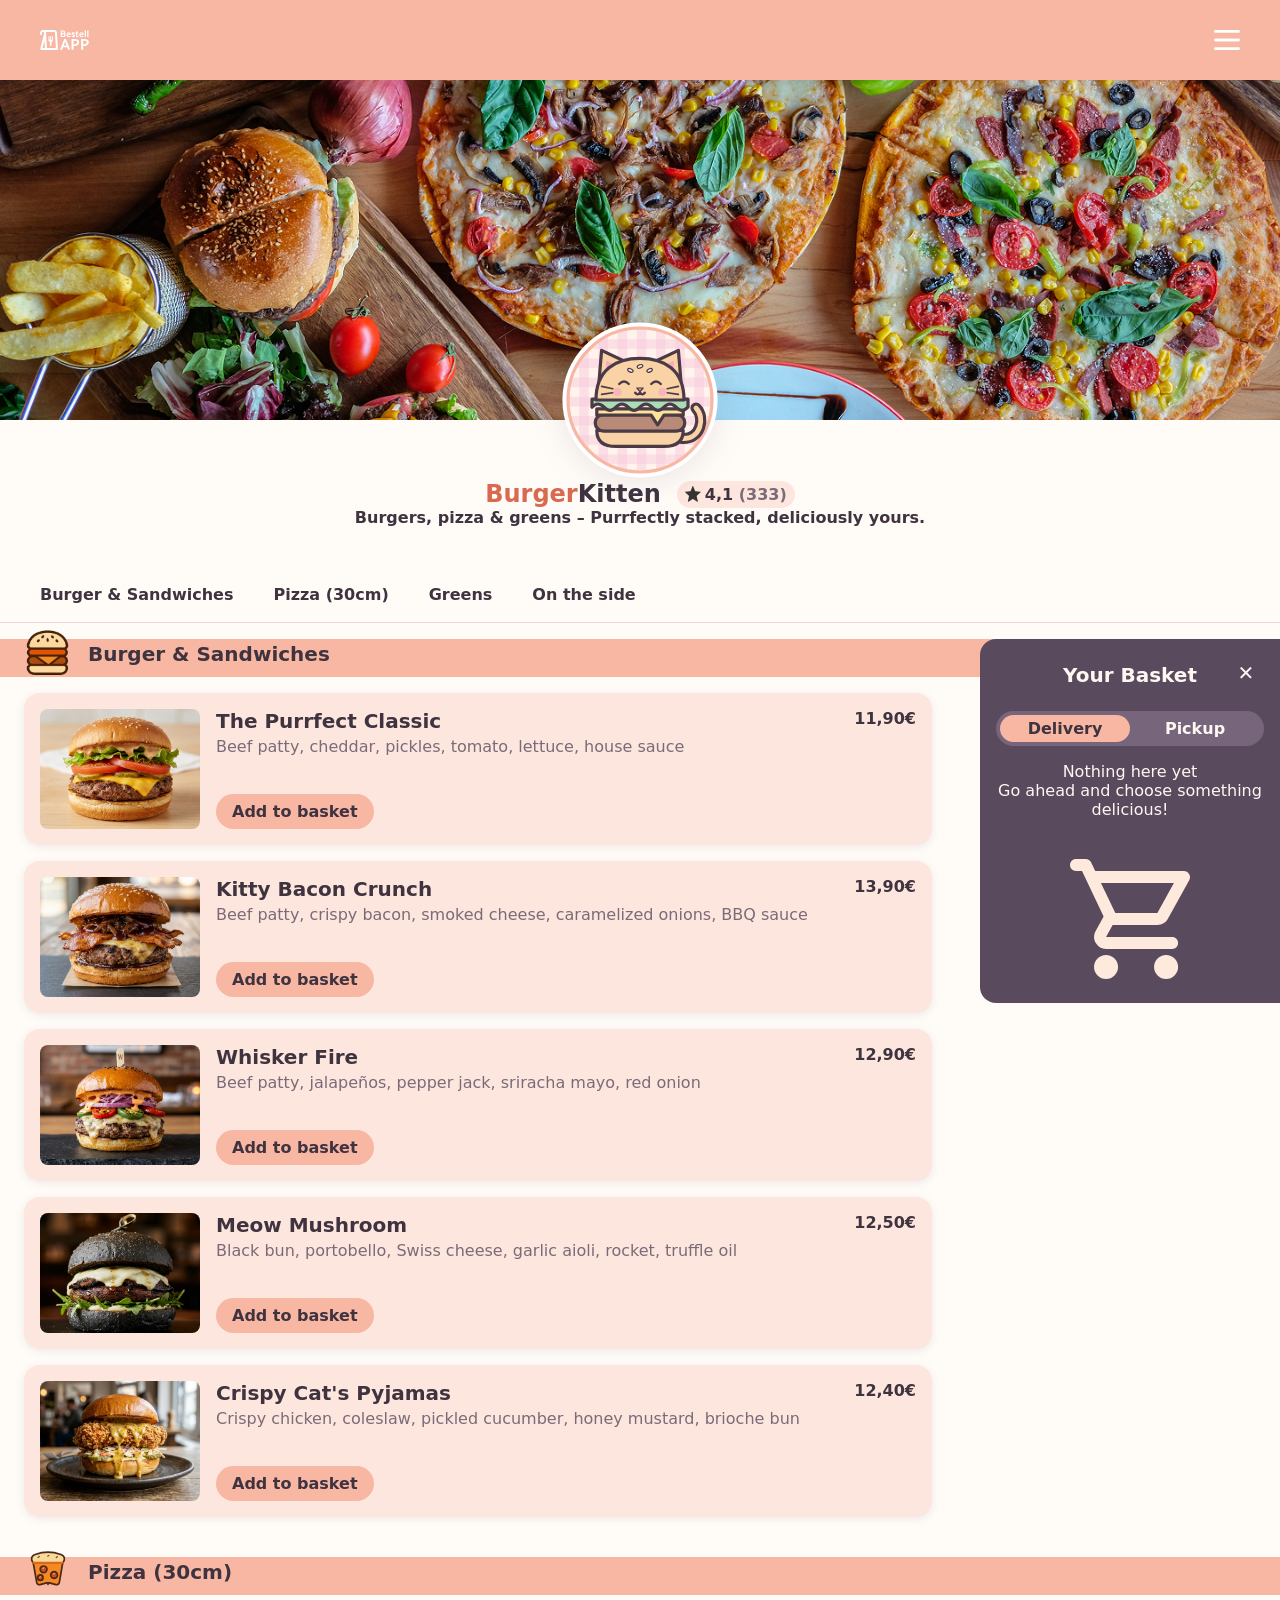
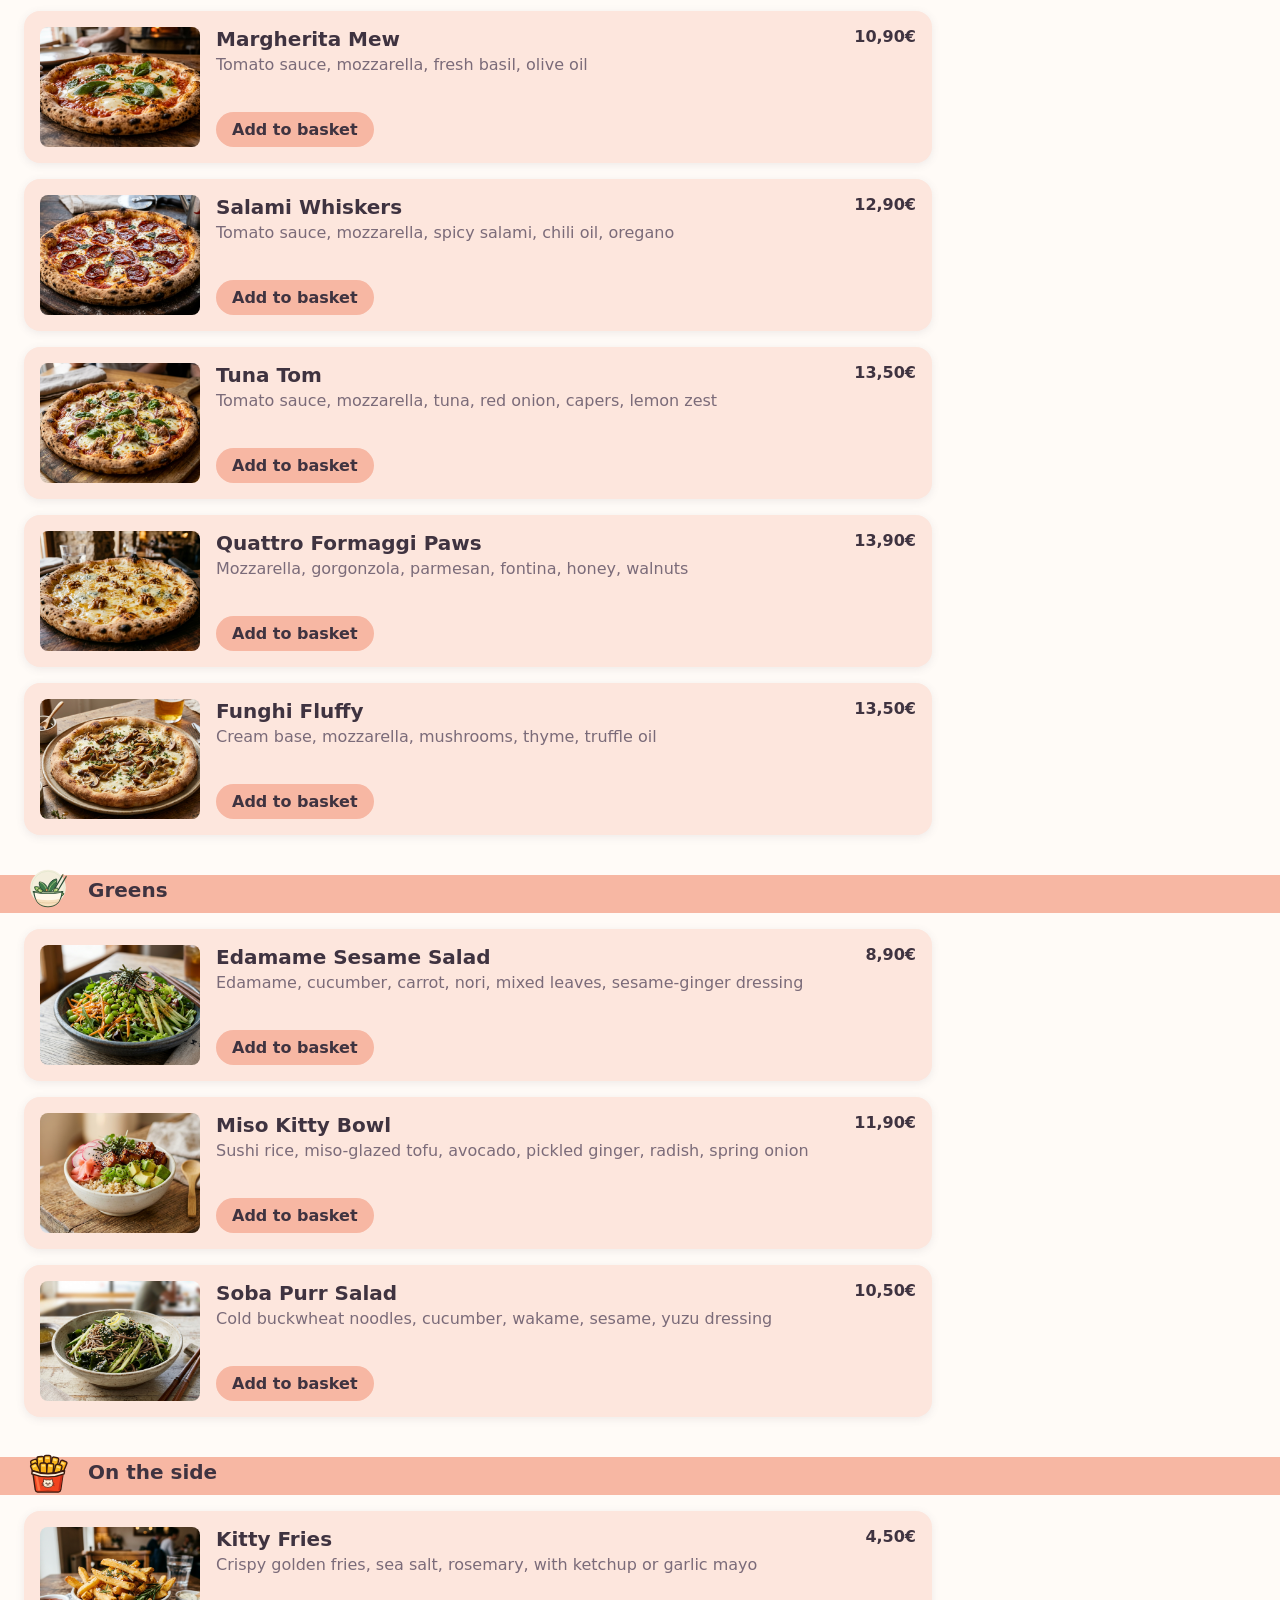
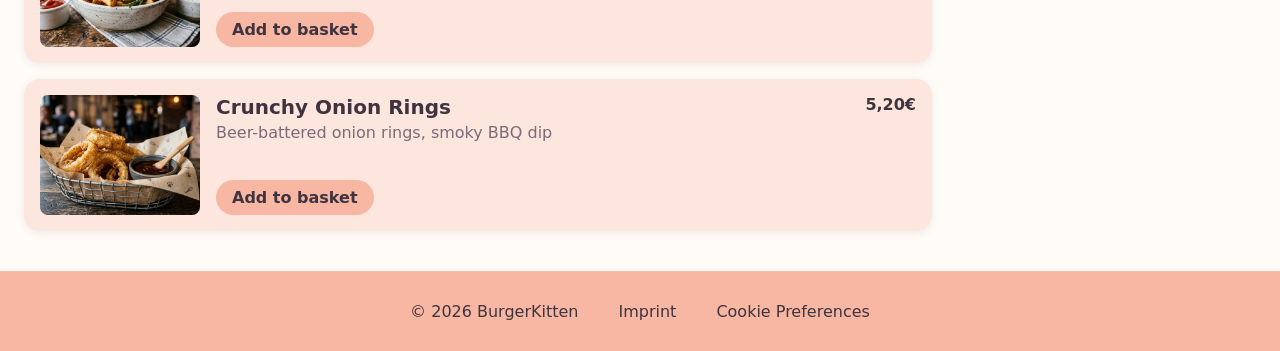
<file: index.html>
<!doctype html>
<html lang="en">
    <head>
        <meta charset="UTF-8" />
        <meta name="viewport" content="width=device-width, initial-scale=1.0" />
        <title>Bestell App</title>
        <link rel="icon" type="image/svg+xml" href="./assets/icon/page-logo.svg" />
        <link rel="stylesheet" href="./styles/root.css" />
        <link rel="stylesheet" href="./style.css" />
        <link rel="stylesheet" href="./styles/menu.css" />
        <link rel="stylesheet" href="./styles/navigation.css" />
        <link rel="stylesheet" href="./styles/basket.css" />
        <link rel="stylesheet" href="./styles/cards.css" />
        <link rel="stylesheet" href="./styles/dialog.css" />
        <link rel="stylesheet" href="./styles/footer.css" />
        <!-- responsive.css must stay last so its media queries win -->
        <link rel="stylesheet" href="./styles/responsive.css" />
        <script src="./scripts/db.js"></script>
        <script src="./scripts/templates.js"></script>
        <script src="./script.js" defer></script>
    </head>
    <body onload="init()">
        <header class="site-header">
            <img src="./assets/icon/site-logo.svg" alt="Website Icon" />
            <img src="./assets/icon/menu.svg" alt="Menu Icon" />
        </header>
        <main>
            <section class="hero-section"></section>
            <section class="title-section">
                <img
                    src="./assets/icon/logo-burgerkitten.svg"
                    alt="Logo Burgerkitten"
                />
                <div class="restaurant">
                    <div class="name-wrapper">
                        <h1><span class="name-accent">Burger</span>Kitten</h1>
                        <div class="stars">
                            <img src="./assets/icon/star.svg" alt="Star icon" />
                            <p>4,1 <span class="rating-count">(333)</span></p>
                        </div>
                    </div>
                    <p>
                        Burgers, pizza & greens – Purrfectly stacked,
                        deliciously yours.
                    </p>
                </div>
            </section>
            <nav id="navigation" class="navigation"></nav>
            <section class="menu-section">
                <div id="menu"></div>
                <div class="basket-column">
                    <section id="basket" class="basket"></section>
                </div>
            </section>
            <dialog id="finished_order_dialog" class="order-confirmed-dialog" onclick="closeOnBackdrop(event)">
                <button
                    class="dialog-close"
                    onclick="closeDialog()"
                    aria-label="Close"
                >
                    ✕
                </button>
                <img src="./assets/icon/delivery.svg" alt="Icon of driving truck">
                <h3>Order confirmed!</h3>
                <p>Your food is on the way, meow!</p>
            </dialog>
        </main>
        <footer class="mobile-footer">
            <a href="#" aria-label="Back to top"><img src="./assets/icon/home.svg" alt=""></a>
            <a href=""><img src="./assets/icon/person.svg" alt=""></a>
            <a href=""><img src="./assets/icon/takeout_dining.svg" alt=""></a>
            <button onclick="toggleBasket()" aria-label="Open basket">
                <img src="./assets/icon/shopping-cart.svg" alt="" />
                <span id="basket-count" class="basket-badge">0</span>
            </button>
        </footer>
        <footer class="site-footer">
            <a href="">© 2026 BurgerKitten</a>
            <a href="./imprint.html">Imprint</a>
            <a href="">Cookie Preferences</a>
        </footer>
    </body>
</html>
</file>
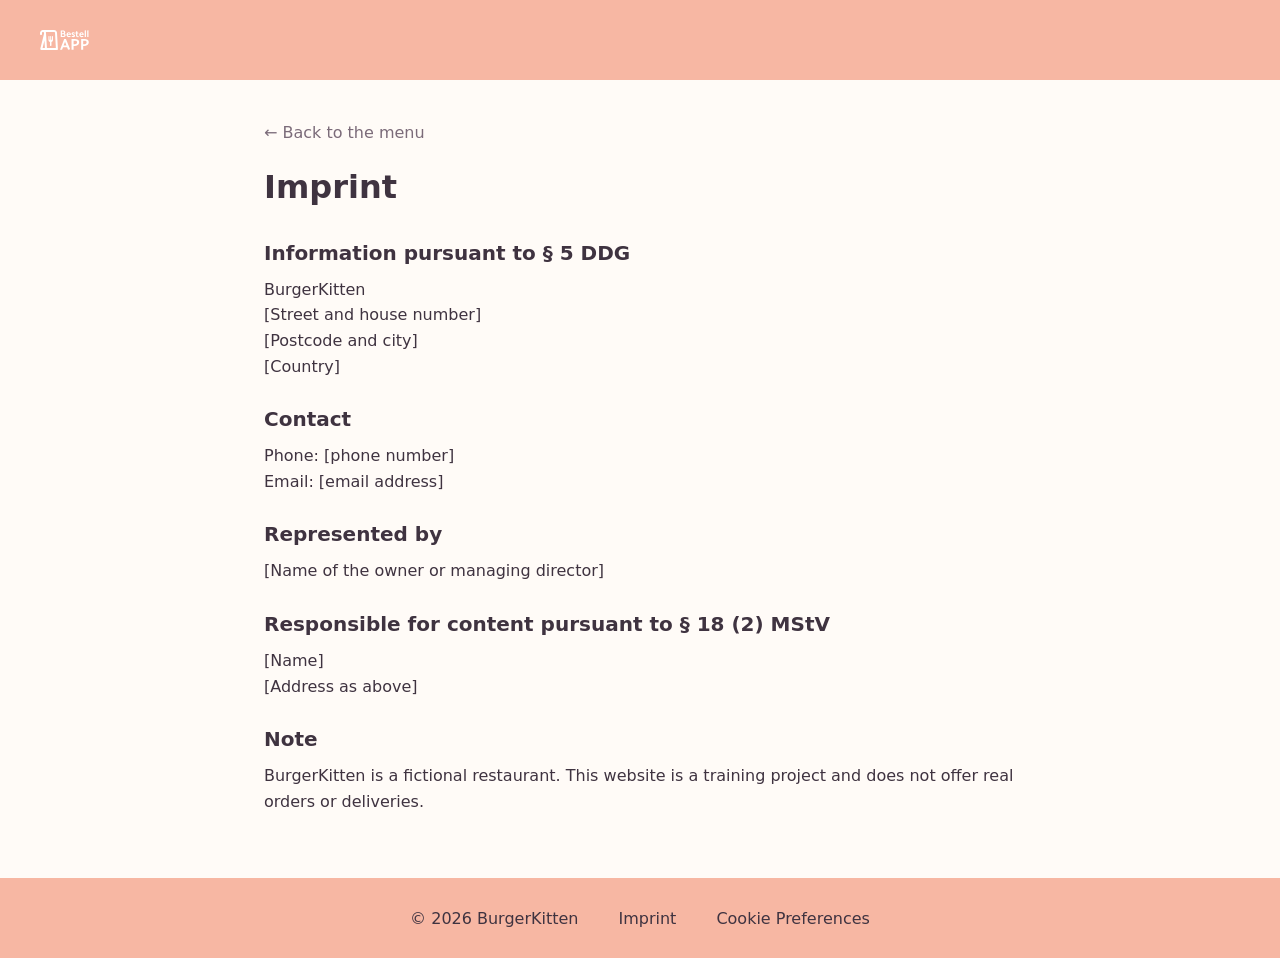
<file: imprint.html>
<!doctype html>
<html lang="en">
    <head>
        <meta charset="UTF-8" />
        <meta name="viewport" content="width=device-width, initial-scale=1.0" />
        <title>Imprint – BurgerKitten</title>
        <link rel="icon" type="image/svg+xml" href="./assets/icon/page-logo.svg" />
        <link rel="stylesheet" href="./styles/root.css" />
        <link rel="stylesheet" href="./style.css" />
        <link rel="stylesheet" href="./styles/footer.css" />
        <link rel="stylesheet" href="./styles/legal.css" />
    </head>
    <body>
        <header class="site-header">
            <a href="./index.html" aria-label="Back to the menu">
                <img src="./assets/icon/site-logo.svg" alt="Website Icon" />
            </a>
        </header>
        <main class="legal">
            <a class="back-link" href="./index.html">← Back to the menu</a>
            <h1>Imprint</h1>

            <section>
                <h2>Information pursuant to § 5 DDG</h2>
                <p>
                    BurgerKitten<br />
                    [Street and house number]<br />
                    [Postcode and city]<br />
                    [Country]
                </p>
            </section>

            <section>
                <h2>Contact</h2>
                <p>
                    Phone: [phone number]<br />
                    Email: [email address]
                </p>
            </section>

            <section>
                <h2>Represented by</h2>
                <p>[Name of the owner or managing director]</p>
            </section>

            <section>
                <h2>Responsible for content pursuant to § 18 (2) MStV</h2>
                <p>
                    [Name]<br />
                    [Address as above]
                </p>
            </section>

            <section>
                <h2>Note</h2>
                <p>
                    BurgerKitten is a fictional restaurant. This website is a
                    training project and does not offer real orders or
                    deliveries.
                </p>
            </section>
        </main>
        <footer class="site-footer">
            <a href="./index.html">© 2026 BurgerKitten</a>
            <a href="./imprint.html">Imprint</a>
            <a href="">Cookie Preferences</a>
        </footer>
    </body>
</html>
</file>
<file: styles/root.css>
:root {
    /* ---------- Brand (pastel peach instead of orange) ---------- */
    --color-primary: #f7b7a3; /* header, category bars, buttons */
    --color-primary-hover: #f2a08a; /* hover / active state */
    --color-primary-soft: #fde6dd; /* card background */
    --color-primary-deep: #d9694f; /* "Burger" in the title, icons – large text only (24px+) */

    /* ---------- Accents ---------- */
    --color-pink: #f8c8dc; /* cat ears, badges, highlights */
    --color-mint: #bde5d2; /* vegetarian tags, success */
    --color-lavender: #d8ccf2; /* secondary buttons, tags */
    --color-butter: #fbe8a6; /* rating chip, cheese */

    /* ---------- Neutrals (warm instead of grey) ---------- */
    --color-bg: #fffbf7; /* page background */
    --color-surface: #ffffff; /* panels, dialogs */
    --color-border: #f0d9d0;
    --color-text: #3f3340; /* main text (plum instead of black) */
    --color-text-muted: #7b6b79; /* descriptions, secondary info */
    --color-text-on-primary: #3f3340; /* text on pastel surfaces (contrast ~7:1) */

    /* ---------- Basket (counterpart to the dark basket panel) ---------- */
    --color-basket-bg: #5a4a5e;
    --color-basket-text: #fff7f2;
    --color-basket-line: #77667b; /* dividers inside the basket */

    /* ---------- Overlay ---------- */
    --color-backdrop: rgba(63, 51, 64, 0.6); /* dialog backdrop, based on --color-text (plum) */

    /* ---------- Status ---------- */
    --color-success: #8fd3b3;
    --color-error: #e88a9a;
    --color-focus: #b9a4ea; /* keyboard focus ring */

    /* ---------- Typography ---------- */
    --font-heading: "Fredoka", "Nunito", system-ui, sans-serif;
    --font-body: "Nunito", system-ui, -apple-system, "Segoe UI", sans-serif;
    --font-size-sm: 16px; /* nothing readable goes below 16px */
    --font-size-base: 16px;
    --font-size-lg: 20px;
    --font-size-xl: 32px;
    --font-size-title: 44px;

    /* ---------- Spacing ---------- */
    --space-1: 4px;
    --space-2: 8px;
    --space-3: 16px;
    --space-4: 24px;
    --space-5: 40px;
    --space-6: 64px;

    /* ---------- Radius & shadows ---------- */
    --radius-sm: 8px;
    --radius-md: 16px;
    --radius-lg: 28px;
    --radius-round: 9999px;
    --shadow-soft: 0 4px 16px rgba(90, 74, 94, 0.12);
    --shadow-card: 0 2px 8px rgba(90, 74, 94, 0.1);
}
</file>
<file: style.css>
/* ---------- Reset ---------- */
* {
    margin: 0;
    padding: 0;
    box-sizing: border-box;
}

img {
    display: block;
    max-width: 100%;
}

body {
    display: flex;
    flex-direction: column;
    min-height: 100vh;
    min-height: 100dvh; /* sticky footer: main grows, footer sits at the bottom */
    font-family: var(--font-body);
    font-size: var(--font-size-base);
    color: var(--color-text);
    background-color: var(--color-bg);
}

main {
    flex: 1;
}

button {
    font: inherit;
    cursor: pointer;
}

/* ---------- Header ---------- */
.site-header {
    display: flex;
    justify-content: space-between;
    align-items: center;
    height: 80px;
    /* content lines up with the 1440px frame on wide screens */
    padding: 0 max(var(--space-5), calc((100% - 1440px) / 2 + var(--space-5)));
    background-color: var(--color-primary);
}

.site-header img {
    height: 20px;
}

/* ---------- Hero ---------- */
/* Replace the gradient with a background-image once the photo is ready */
.hero-section {
    height: 340px;
    max-width: 1440px;
    margin: 0 auto;
    background-image: url("./assets/img/hero.png");
    background-size: cover;
    background-position: center;
}

/* ---------- Title / logo ---------- */
.title-section {
    text-align: center;
    padding-bottom: var(--space-5);
}

.title-section > img {
    width: 160px;
    height: 160px;
    margin: -100px auto 0; /* pulls the logo up so it overlaps the hero */
    position: relative;
    filter: drop-shadow(var(--shadow-soft));
}

.name-wrapper {
    display: flex;
    justify-content: center;
    align-items: center;
    gap: var(--space-3);
}

.name-accent {
    color: var(--color-primary-deep);
}

.restaurant {
    display: flex;
    flex-direction: column;

    font-weight: 600;
}

.stars {
    display: flex;
    align-items: center;
    gap: var(--space-1);
    padding: var(--space-1) var(--space-2);
    background-color: var(--color-primary-soft);
    border-radius: var(--radius-round);
    font-size: var(--font-size-sm);
    font-weight: 600;
}
.rating-count {
    color: var(--color-text-muted);
    font-size: 1em;
}

.stars img {
    width: var(--font-size-sm);
}
</file>
<file: styles/menu.css>
/* ---------- Menu ---------- */
.menu-section {
    --category-bar-height: 38px;
    margin: 0 auto;
    margin-top: var(--space-3);
}

.category-header {
    display: flex;
    align-items: center;
    gap: var(--space-3);
    background-color: var(--color-primary);
    height: var(--category-bar-height);
    width: 100%;
}

.category-header img {
    height: 48px;
    position: absolute;
    bottom: 0px;
}

.category-header h2 {
    font-family: var(--font-heading);
    font-size: var(--font-size-lg);
    color: var(--color-text-on-primary);
    padding-left: var(--space-6);
}

.category-header-inner {
    position: relative; /* anchors the absolutely positioned icon */
    display: flex;
    align-items: center;
    width: 100%;
    height: 100%;
    max-width: 1440px;
    margin: 0 auto;
    padding: 0 var(--space-4) var(--space-2);
}

.menu-cards {
    display: flex;
    flex-direction: column;
    gap: var(--space-3);
    max-width: 1440px;
    margin: var(--space-3) auto 0; /* gap between category bar and first card */
    /* right padding keeps the cards out from under the 300px basket */
    padding: 0 calc(300px + 2 * var(--space-4)) var(--space-5) var(--space-4);
}
</file>
<file: styles/navigation.css>
/* ---------- Category navigation (sticky, horizontally scrollable) ---------- */
html {
    scroll-behavior: smooth;
}

@media (prefers-reduced-motion: reduce) {
    html {
        scroll-behavior: auto;
    }
}

.navigation {
    --nav-height: 56px;
    position: sticky;
    top: 0;
    z-index: 5; /* above cards and basket */
    display: flex;
    align-items: center;
    gap: var(--space-2);
    height: var(--nav-height);
    /* left edge lines up with the 1440px content frame on wide screens */
    padding: 0 max(var(--space-4), calc((100% - 1440px) / 2 + var(--space-4)));
    overflow-x: auto;
    background-color: var(--color-bg);
    border-bottom: 1px solid var(--color-border);
    scrollbar-width: none; /* swipe/scroll without a visible bar */
}

.navigation::-webkit-scrollbar {
    display: none;
}

.nav-item {
    flex-shrink: 0;
    padding: var(--space-2) var(--space-3);
    border-radius: var(--radius-round);
    color: var(--color-text);
    font-weight: 600;
    text-decoration: none;
    white-space: nowrap;
    transition: background-color 0.2s;
}

.nav-item:hover {
    background-color: var(--color-primary-soft);
}

.nav-item:focus-visible {
    outline: 3px solid var(--color-focus);
    outline-offset: 2px;
}

/* set by the scroll observer for the category currently in view */
.nav-item.active {
    background-color: var(--color-primary);
    color: var(--color-text-on-primary);
}

/* anchor jumps stop below the sticky navigation instead of under it */
.menu-category {
    scroll-margin-top: 72px;
}
</file>
<file: styles/basket.css>
/* Invisible column over the whole menu: the basket sticks inside it
   and overlaps the orange bars at the right edge of the 1440px frame */
.menu-section {
    position: relative;
}

.basket-column {
    position: absolute;
    top: 0;
    bottom: 0;
    left: 0;
    right: 0;
    max-width: 1440px;
    margin: 0 auto;
    display: flex;
    justify-content: flex-end;
    align-items: flex-start;
    pointer-events: none; /* clicks go through to the cards */
}

.basket-column .basket {
    pointer-events: auto;
}

.basket {
    position: sticky;
    z-index: 1;
    top: calc(56px + var(--space-3)); /* stays below the sticky navigation */
    background-color: var(--color-basket-bg);
    flex: 0 0 300px;
    max-height: calc(100vh - 2 * var(--space-4));
    padding: var(--space-4) var(--space-3);
    color: var(--color-basket-text);
    display: flex;
    flex-direction: column;
    align-items: center;
    border-top-left-radius: var(--radius-md);
    border-bottom-left-radius: var(--radius-md);
    height: auto;
    max-height: min(600px, calc(100vh - 56px - 2 * var(--space-3)));
}

.basket-items {
    padding-right: var(--space-2);
    scrollbar-gutter: stable;
}

/* ---------- Basket content ---------- */
.basket h3 {
    font-family: var(--font-heading);
    font-size: var(--font-size-lg);
    margin-bottom: var(--space-4);
}

/* Delivery / Pickup switch */
.delivery-toggle {
    display: flex;
    width: 100%;
    margin-bottom: var(--space-3);
    padding: var(--space-1);
    background-color: var(--color-basket-line);
    border-radius: var(--radius-round);
}

.delivery-toggle button {
    flex: 1;
    padding: var(--space-1) var(--space-2);
    background: transparent;
    border: 0;
    border-radius: var(--radius-round);
    color: var(--color-basket-text);
    font-weight: 600;
}

.delivery-toggle button.active {
    background-color: var(--color-primary);
    color: var(--color-text-on-primary);
}

.delivery-toggle button:focus-visible {
    outline: 3px solid var(--color-focus);
}

/* empty basket */
.basket > p {
    text-align: center;
}

.basket > img {
    width: 120px;
    height: 120px;
    margin-top: var(--space-5);
}

/* filled basket */
.basket-items {
    display: flex;
    flex-direction: column;
    gap: var(--space-2);
    width: 100%;
    min-height: 0;
    overflow-y: auto; /* list scrolls, totals and button stay visible */
    scrollbar-color: var(--color-primary) transparent;
}

.basket-item {
    display: flex;
    flex-direction: column;
    gap: var(--space-2);
    padding: var(--space-2) var(--space-3);
    background-color: var(--color-primary-soft);
    color: var(--color-text);
    border-radius: var(--radius-md);
    font-weight: 600;
    font-size: var(--font-size-sm);
}

/* wraps instead of being cut off when the basket is narrow */
.basket-item-row {
    display: flex;
    flex-wrap: wrap;
    justify-content: space-between;
    align-items: center;
    gap: var(--space-1) var(--space-2);
}

.basket-item-price {
    margin-left: auto;
}

/* room for two digits, so the buttons don't jump from 9 to 10 */
.amount-controls span {
    min-width: 2ch;
    text-align: center;
    font-variant-numeric: tabular-nums;
}

.amount-controls {
    display: flex;
    align-items: center;
    gap: var(--space-2);
}

.amount-button {
    display: flex;
    align-items: center;
    justify-content: center;
    width: 32px;
    height: 32px;
    padding: 0;
    background: transparent;
    border: 0;
    border-radius: var(--radius-round);
    color: var(--color-text);
    font-size: 20px;
    font-weight: 700;
}

.amount-button:hover {
    background-color: var(--color-primary);
}

.amount-button:focus-visible {
    outline: 3px solid var(--color-focus);
}

.amount-button img {
    width: 20px;
    height: 20px;
}

.basket-summary {
    display: flex;
    flex-direction: column;
    gap: var(--space-1);
    width: 100%;
    margin-top: var(--space-3);
    font-size: var(--font-size-sm);
}

.summary-row {
    display: flex;
    justify-content: space-between;
}

.summary-total {
    margin-top: var(--space-1);
    padding-top: var(--space-2);
    border-top: 2px solid var(--color-basket-text);
    font-weight: 700;
}

.button-buy {
    margin-top: var(--space-3);
    padding: var(--space-2) var(--space-5);
    color: var(--color-text-on-primary);
    background-color: var(--color-primary);
    border: 0;
    border-radius: var(--radius-round);
    font-family: var(--font-heading);
    font-size: var(--font-size-lg);
    font-weight: 600;
}

.button-buy:hover {
    background-color: var(--color-primary-hover);
}

.button-buy:focus-visible {
    outline: 3px solid var(--color-focus);
    outline-offset: 2px;
}
</file>
<file: styles/cards.css>
/* ---------- Card ---------- */
.card {
    display: flex;
    gap: var(--space-3);
    padding: var(--space-3);
    background-color: var(--color-primary-soft);
    border-radius: var(--radius-md);
    box-shadow: var(--shadow-card);
}

.card img {
    width: 160px;
    height: 120px;
    object-fit: cover;
    border-radius: var(--radius-sm);
}

.details {
    display: flex;
    flex-direction: column;
    gap: var(--space-1);
    flex: 1;
}

.details h3 {
    font-family: var(--font-heading);
    font-size: var(--font-size-lg);
    font-weight: 600;
}

.details p {
    font-size: var(--font-size-sm);
    color: var(--color-text-muted);
}

.details-header {
    display: flex;
    justify-content: space-between;
    align-items: flex-start;
    gap: var(--space-2); /* keeps name and price apart */
}

.details-header p {
    flex-shrink: 0;
    white-space: nowrap; /* price never breaks */
    color: var(--color-text);
    font-weight: 600;
}

.button-to-basket {
    align-self: flex-start;
    margin-top: auto;
    padding: var(--space-2) var(--space-3);
    white-space: nowrap; /* "Add to basket" stays on one line */
    color: var(--color-text-on-primary);
    background-color: var(--color-primary);
    border: 0;
    border-radius: var(--radius-round);
    font-weight: 700;
}

.button-to-basket:hover {
    background-color: var(--color-primary-hover);
}

.button-to-basket:focus-visible {
    outline: 3px solid var(--color-focus);
    outline-offset: 2px;
}
</file>
<file: styles/dialog.css>
/* ---------- Dialog ---------- */
.order-confirmed-dialog {
    position: fixed; /* keeps it centered even if the page is scrolled */
    margin: auto;
    width: min(90vw, 380px);
    padding: var(--space-5) var(--space-4) var(--space-4);
    background-color: var(--color-basket-bg);
    color: var(--color-basket-text);
    border: none;
    border-radius: var(--radius-lg);
    box-shadow: var(--shadow-soft);
    text-align: center;
}

/* display only on [open], otherwise flex would show the closed dialog */
.order-confirmed-dialog[open] {
    display: flex;
    flex-direction: column;
    align-items: center;
    gap: var(--space-2);
    animation: dialog-pop 0.25s ease-out;
}

.order-confirmed-dialog::backdrop {
    background-color: var(--color-backdrop);
    backdrop-filter: blur(2px);
}

.order-confirmed-dialog img {
    width: 80px;
    height: 80px;
    margin-bottom: var(--space-2);
}

.order-confirmed-dialog h3 {
    font-family: var(--font-heading);
    font-size: var(--font-size-xl);
    line-height: 1.1;
}

.order-confirmed-dialog p {
    font-size: var(--font-size-lg);
    color: var(--color-primary);
}

.dialog-close {
    position: absolute;
    top: var(--space-3);
    right: var(--space-3);
    display: flex;
    align-items: center;
    justify-content: center;
    width: 36px;
    height: 36px;
    padding: 0;
    background: transparent;
    border: 0;
    border-radius: var(--radius-round);
    color: var(--color-basket-text);
    font-size: var(--font-size-lg);
    line-height: 1;
}

.dialog-close:hover {
    background-color: var(--color-basket-line);
}

.dialog-close:focus-visible {
    outline: 3px solid var(--color-focus);
}

@keyframes dialog-pop {
    from {
        opacity: 0;
        transform: scale(0.92);
    }
    to {
        opacity: 1;
        transform: scale(1);
    }
}
</file>
<file: styles/footer.css>
/* only shown on small screens, see media query */
.mobile-footer {
    display: none;
    justify-content: space-around;
    align-items: center;
    position: fixed;
    bottom: 0;
    left: 0;
    width: 100%;
    height: 50px;
    background-color: var(--color-basket-bg);
    z-index: 10;
}

.mobile-footer a,
.mobile-footer button {
    display: flex;
    align-items: center;
    justify-content: center;
    width: 48px;
    height: 48px;
    padding: 0;
    background: transparent;
    border: 0;
    border-radius: var(--radius-round);
    position: relative;
}

.mobile-footer a:hover,
.mobile-footer button:hover {
    background-color: var(--color-basket-line);
}

.mobile-footer a:focus-visible,
.mobile-footer button:focus-visible {
    outline: 3px solid var(--color-focus);
    outline-offset: 2px;
}

.mobile-footer img {
    width: 20px;
    height: 20px;
}

.basket-badge {
    position: absolute;
    top: 0;
    right: 0;
    min-width: 22px;
    height: 22px;
    padding: 0 var(--space-1);
    display: flex;
    align-items: center;
    justify-content: center;
    background-color: var(--color-primary);
    color: var(--color-text-on-primary);
    border-radius: var(--radius-round);
    font-size: var(--font-size-sm);
    font-weight: 700;
    line-height: 1;
    pointer-events: none; /* clicks hit the button */
}

.basket-badge:empty,
.basket-badge[hidden] {
    display: none;
}

.site-footer {
    display: flex;
    justify-content: center;
    align-items: center;
    flex-wrap: wrap; /* links wrap on narrow screens instead of overflowing */
    gap: var(--space-2) var(--space-5);
    min-height: 80px;
    padding: var(--space-3);
    background-color: var(--color-primary);
}

.site-footer a {
    color: var(--color-text);
    text-decoration: none;
    text-underline-offset: 4px;
    text-decoration-thickness: 2px;
    text-decoration-color: transparent;
    transition: text-decoration-color 0.2s;
}

/* Text color stays plum (good contrast on peach), the underline fades in */
.site-footer a:hover {
    text-decoration-line: underline;
    text-decoration-color: var(--color-text);
}

.site-footer a:focus-visible {
    outline: 3px solid var(--color-focus);
    outline-offset: 2px;
    border-radius: var(--radius-sm);
}
</file>
<file: styles/responsive.css>
/* ---------- Large screens: nav, category bar content and cards line up with the hero's left edge ---------- */
@media (min-width: 1440px) {
    .site-header,
    .navigation {
        padding-left: calc((100% - 1440px) / 2);
        padding-right: calc((100% - 1440px) / 2);
    }

    .category-header-inner {
        padding-left: 0;
    }

    .menu-cards {
        padding-left: 0;
    }
}

/* ---------- Tablet: basket still visible, but everything is more compact ---------- */
@media (min-width: 601px) and (max-width: 900px) {
    .basket {
        flex-basis: 240px;
        padding: var(--space-3) var(--space-2);
    }

    .basket h3 {
        margin-bottom: var(--space-3);
    }

    .basket > img {
        width: 80px;
        height: 80px;
        margin-top: var(--space-4);
    }

    .basket-item {
        padding: var(--space-2);
    }

    .button-buy {
        padding: var(--space-2) var(--space-4);
        font-size: var(--font-size-base);
    }

    .menu-cards {
        padding: 0 calc(240px + 2 * var(--space-2)) var(--space-5)
            var(--space-3);
        gap: var(--space-2);
    }

    .card {
        gap: var(--space-2);
        padding: var(--space-2);
    }

    .card img {
        width: 110px;
        height: 90px;
    }

    .details h3 {
        font-size: var(--font-size-base);
    }

    .details p {
        font-size: var(--font-size-sm);
    }

    .button-to-basket {
        padding: var(--space-1) var(--space-2);
        font-size: var(--font-size-sm);
    }
}

/* ---------- Small screens ---------- */
@media (max-width: 600px) {
    .site-header {
        padding: 0 var(--space-3);
    }

    .hero-section {
        height: 220px;
    }

    .menu-cards {
        padding: 0 var(--space-3) var(--space-5); /* no basket column on mobile */
    }

    .card {
        flex-direction: column;
    }

    .card img {
        width: 100%;
        height: 180px;
    }

    body {
        padding-bottom: 80px; /* room for the fixed bottom bar */
    }

    .site-footer {
        display: none;
    }

    .mobile-footer {
        display: flex;
    }

    .basket {
        display: none;
    }

    .basket.open {
        display: flex;
        position: fixed;
        inset: 0;
        z-index: 20;
        flex: none;
        width: 100%;
        height: 100dvh;
        max-height: none;
        border-radius: 0;
        overflow-y: auto; /* never cut anything off on short screens */
    }

    .basket.open .basket-items {
        flex: 0 1 auto;
        min-height: 9rem;
    }

    /* no scrolling the page behind the open basket */
    body.basket-open {
        overflow: hidden;
    }
}
</file>
<file: styles/legal.css>
/* ---------- Imprint page ---------- */
.legal {
    max-width: 800px;
    margin: 0 auto;
    padding: var(--space-5) var(--space-4) var(--space-6);
    line-height: 1.6;
}

.legal h1 {
    margin: var(--space-3) 0 var(--space-4);
    font-family: var(--font-heading);
    font-size: var(--font-size-xl);
}

.legal h2 {
    margin: var(--space-4) 0 var(--space-2);
    font-family: var(--font-heading);
    font-size: var(--font-size-lg);
}

.back-link {
    color: var(--color-text-muted);
    text-decoration: none;
}

.back-link:hover {
    color: var(--color-text);
    text-decoration: underline;
}

.back-link:focus-visible {
    outline: 3px solid var(--color-focus);
    outline-offset: 2px;
}
</file>
